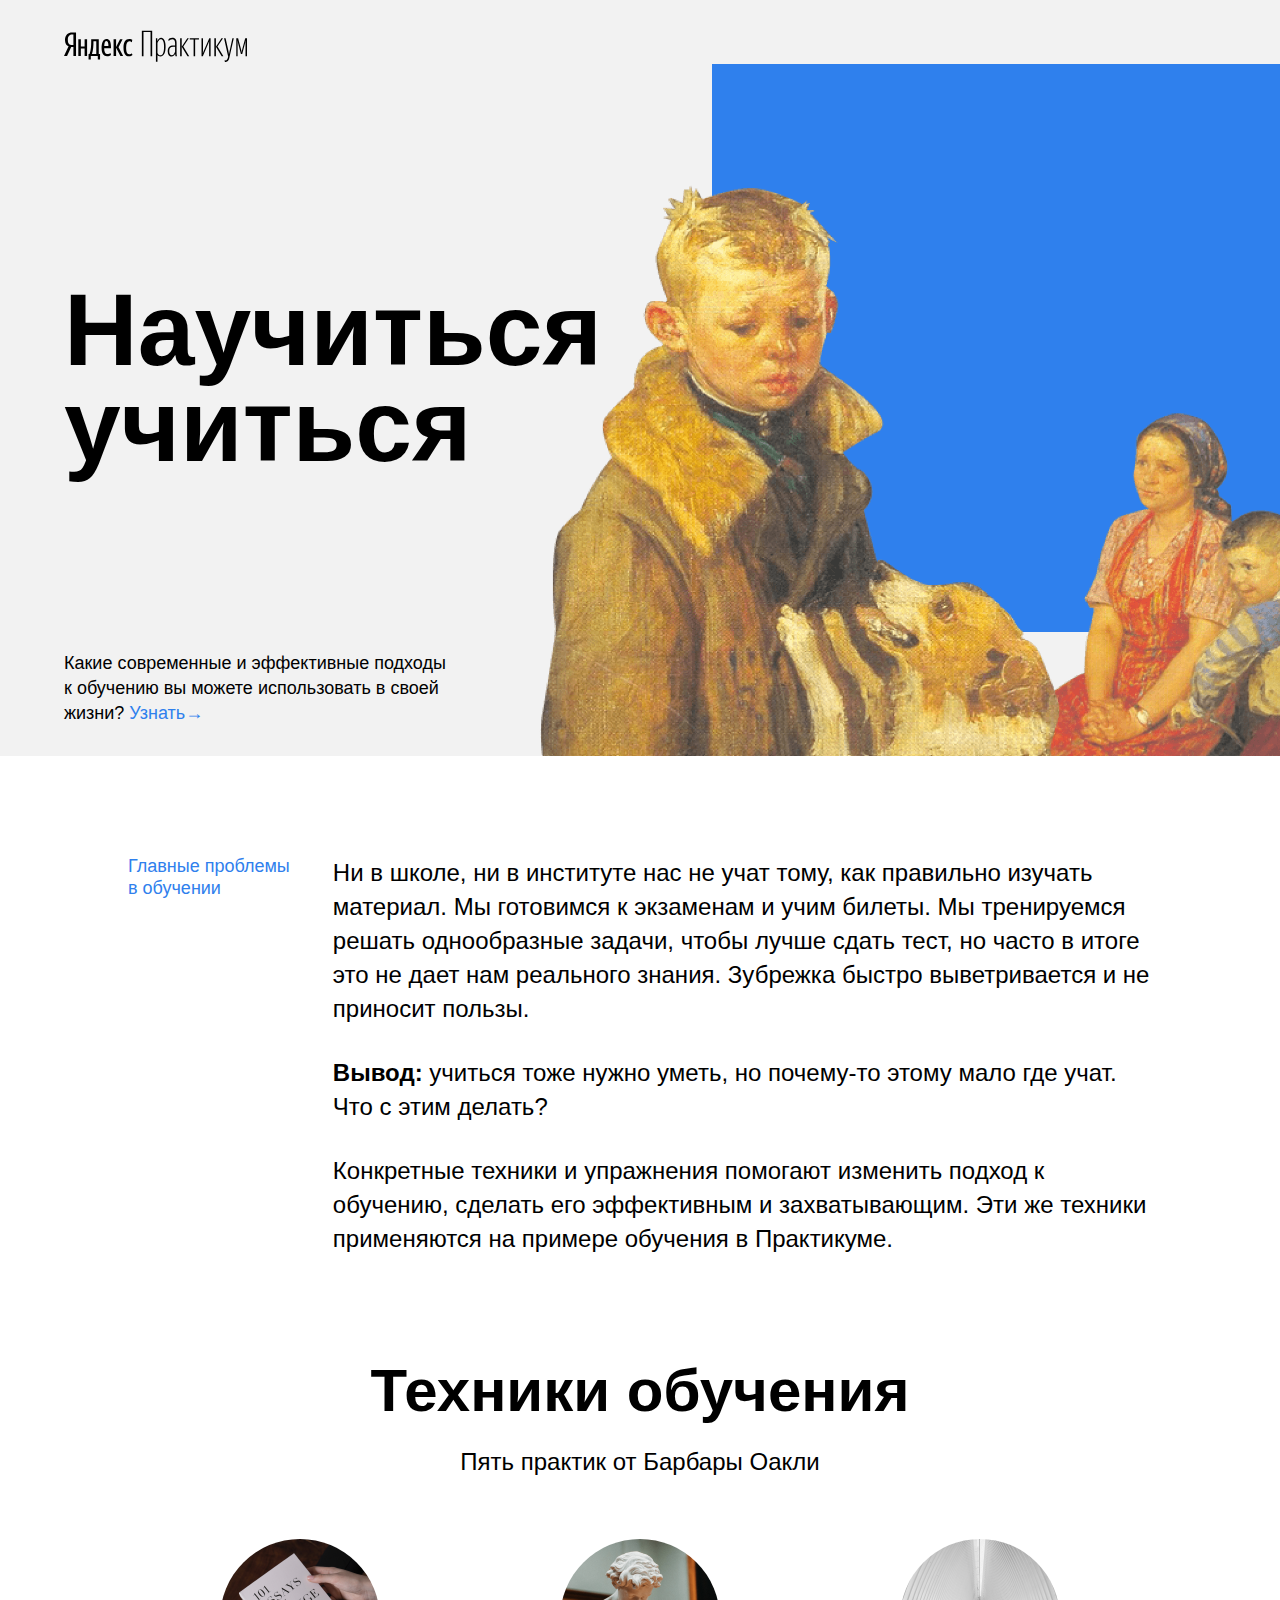
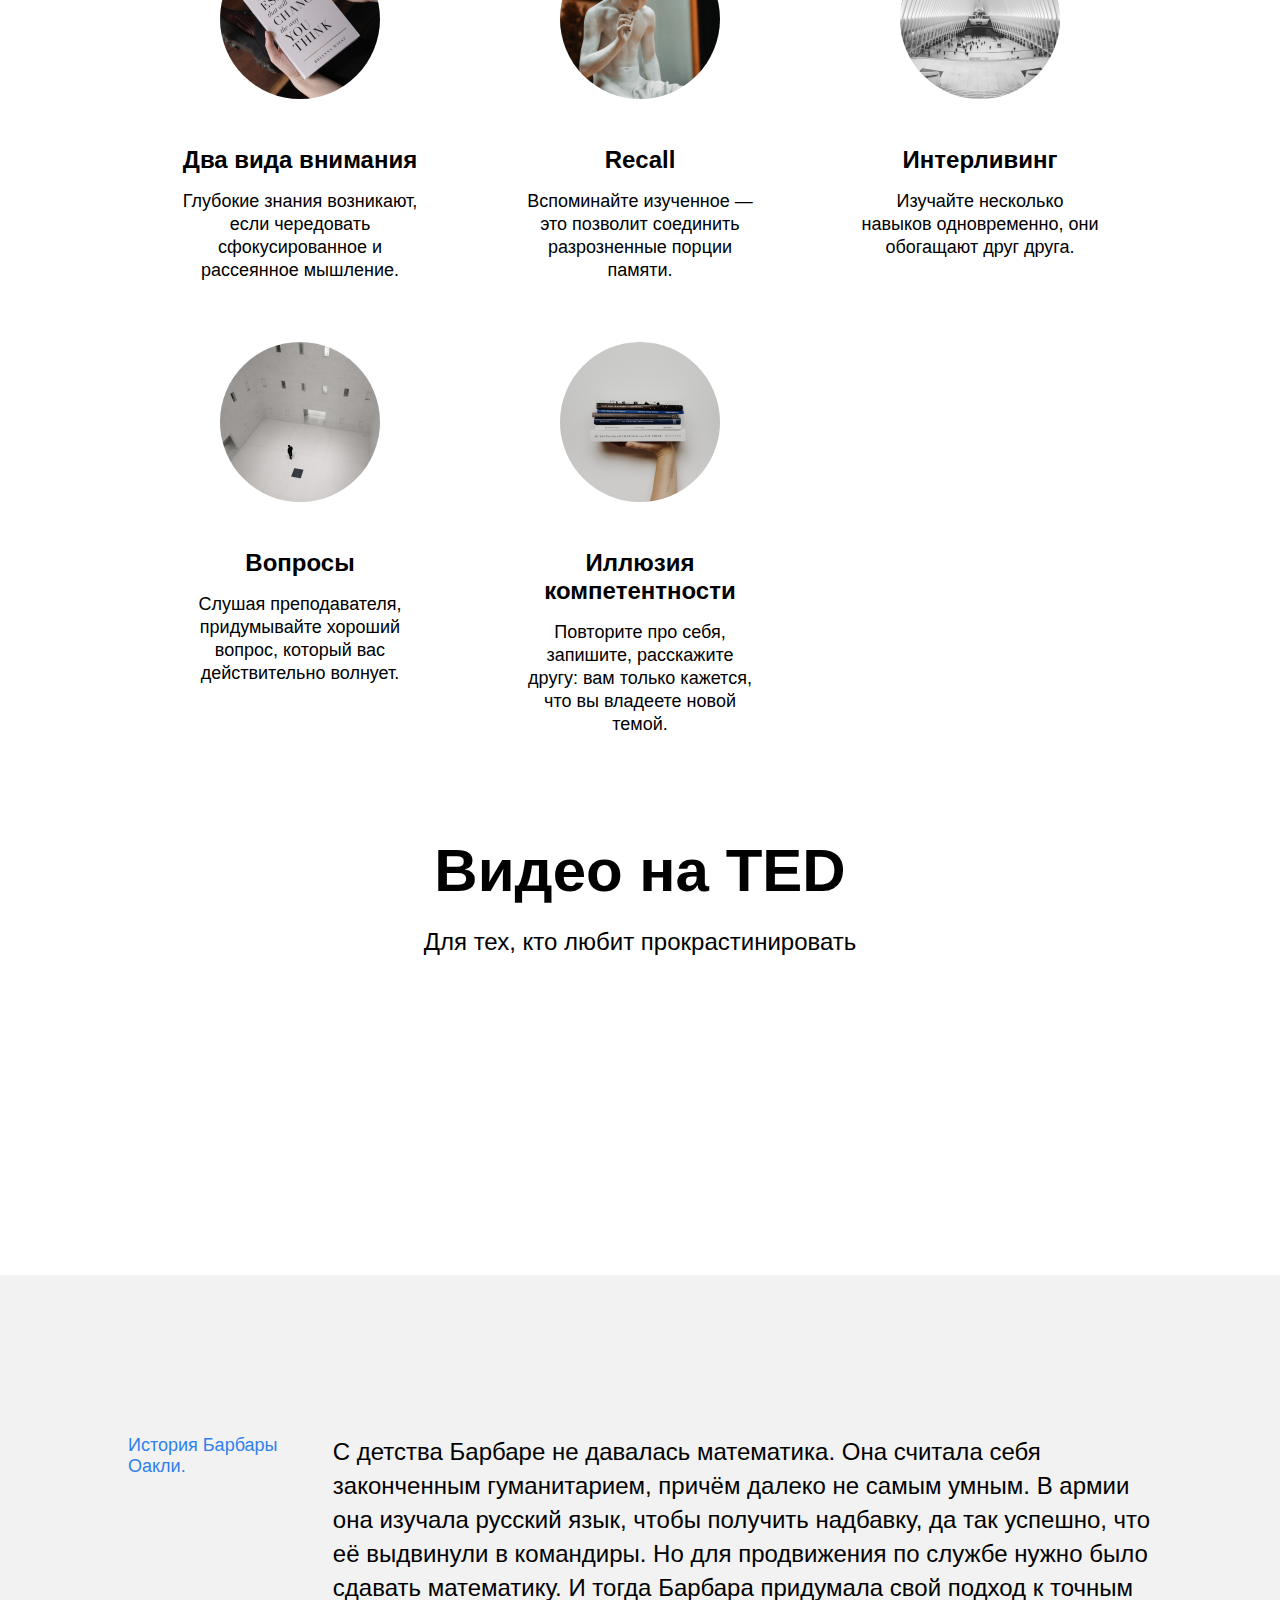
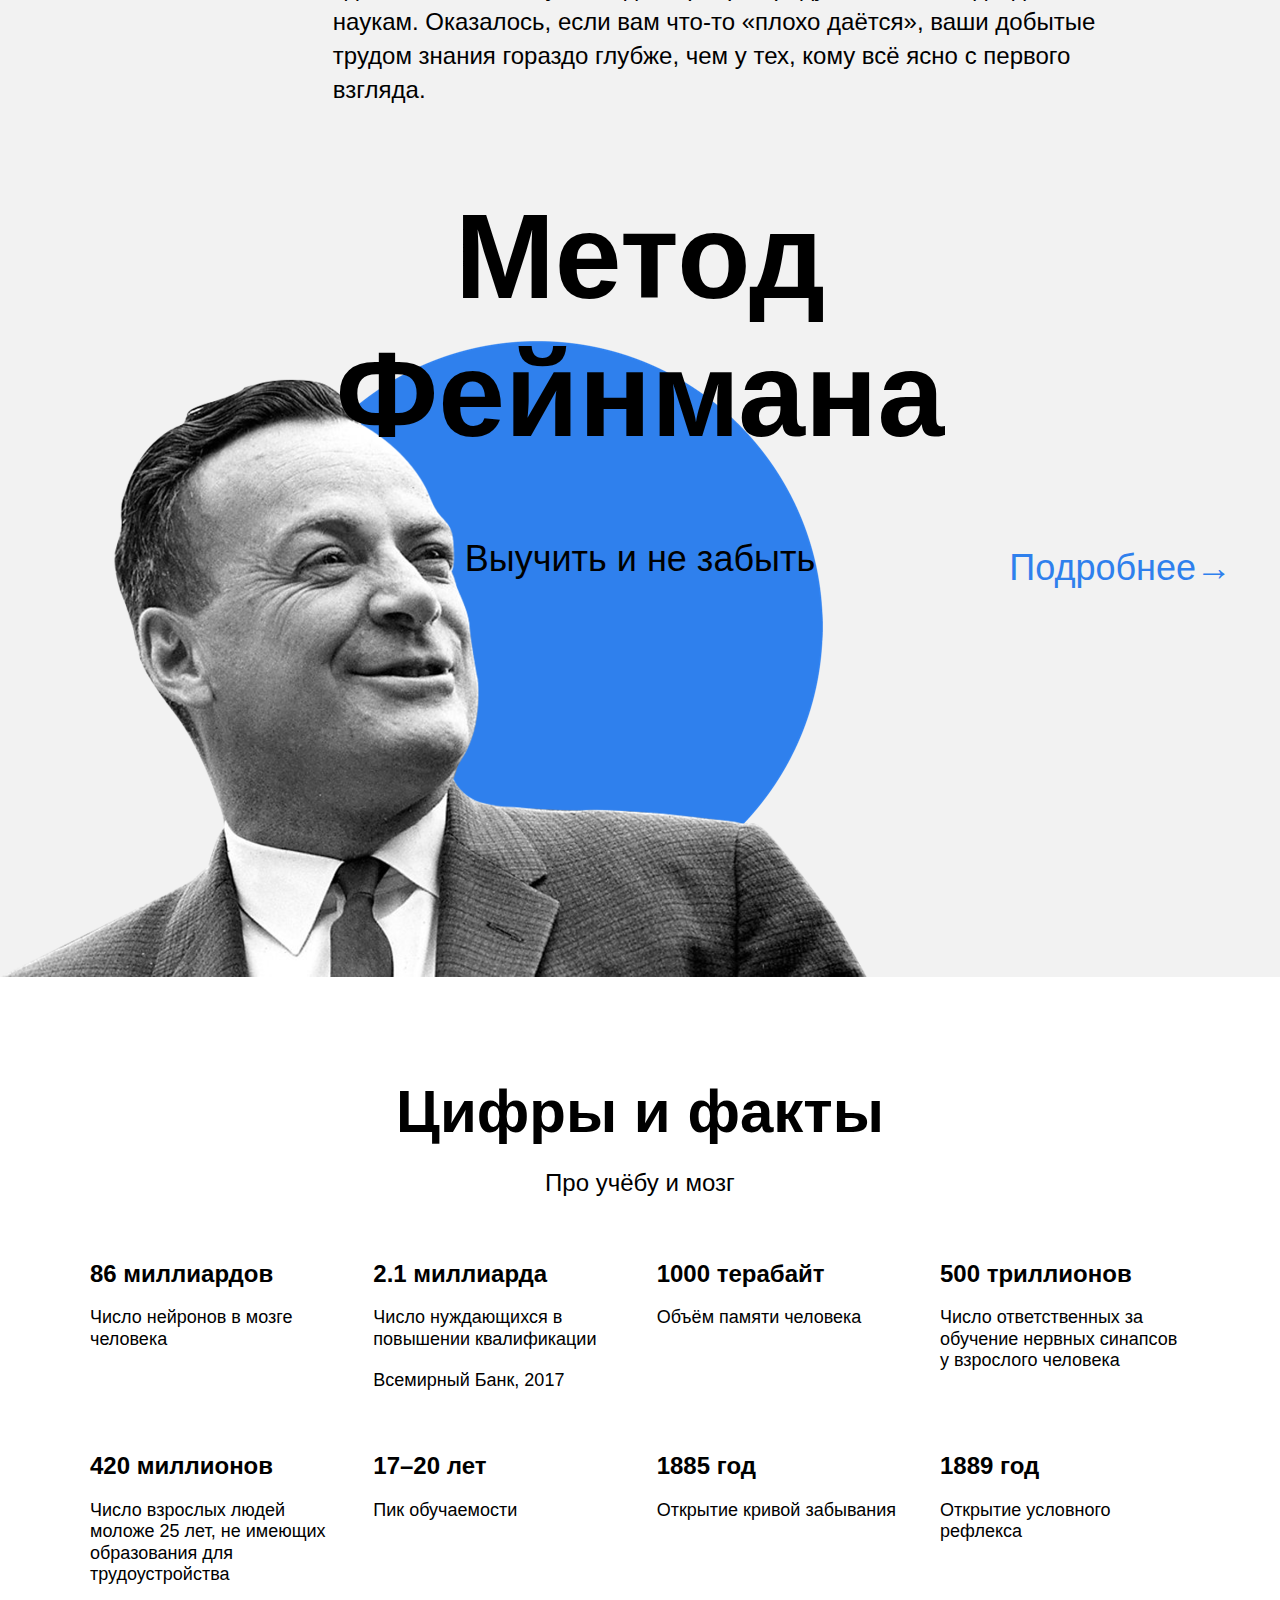
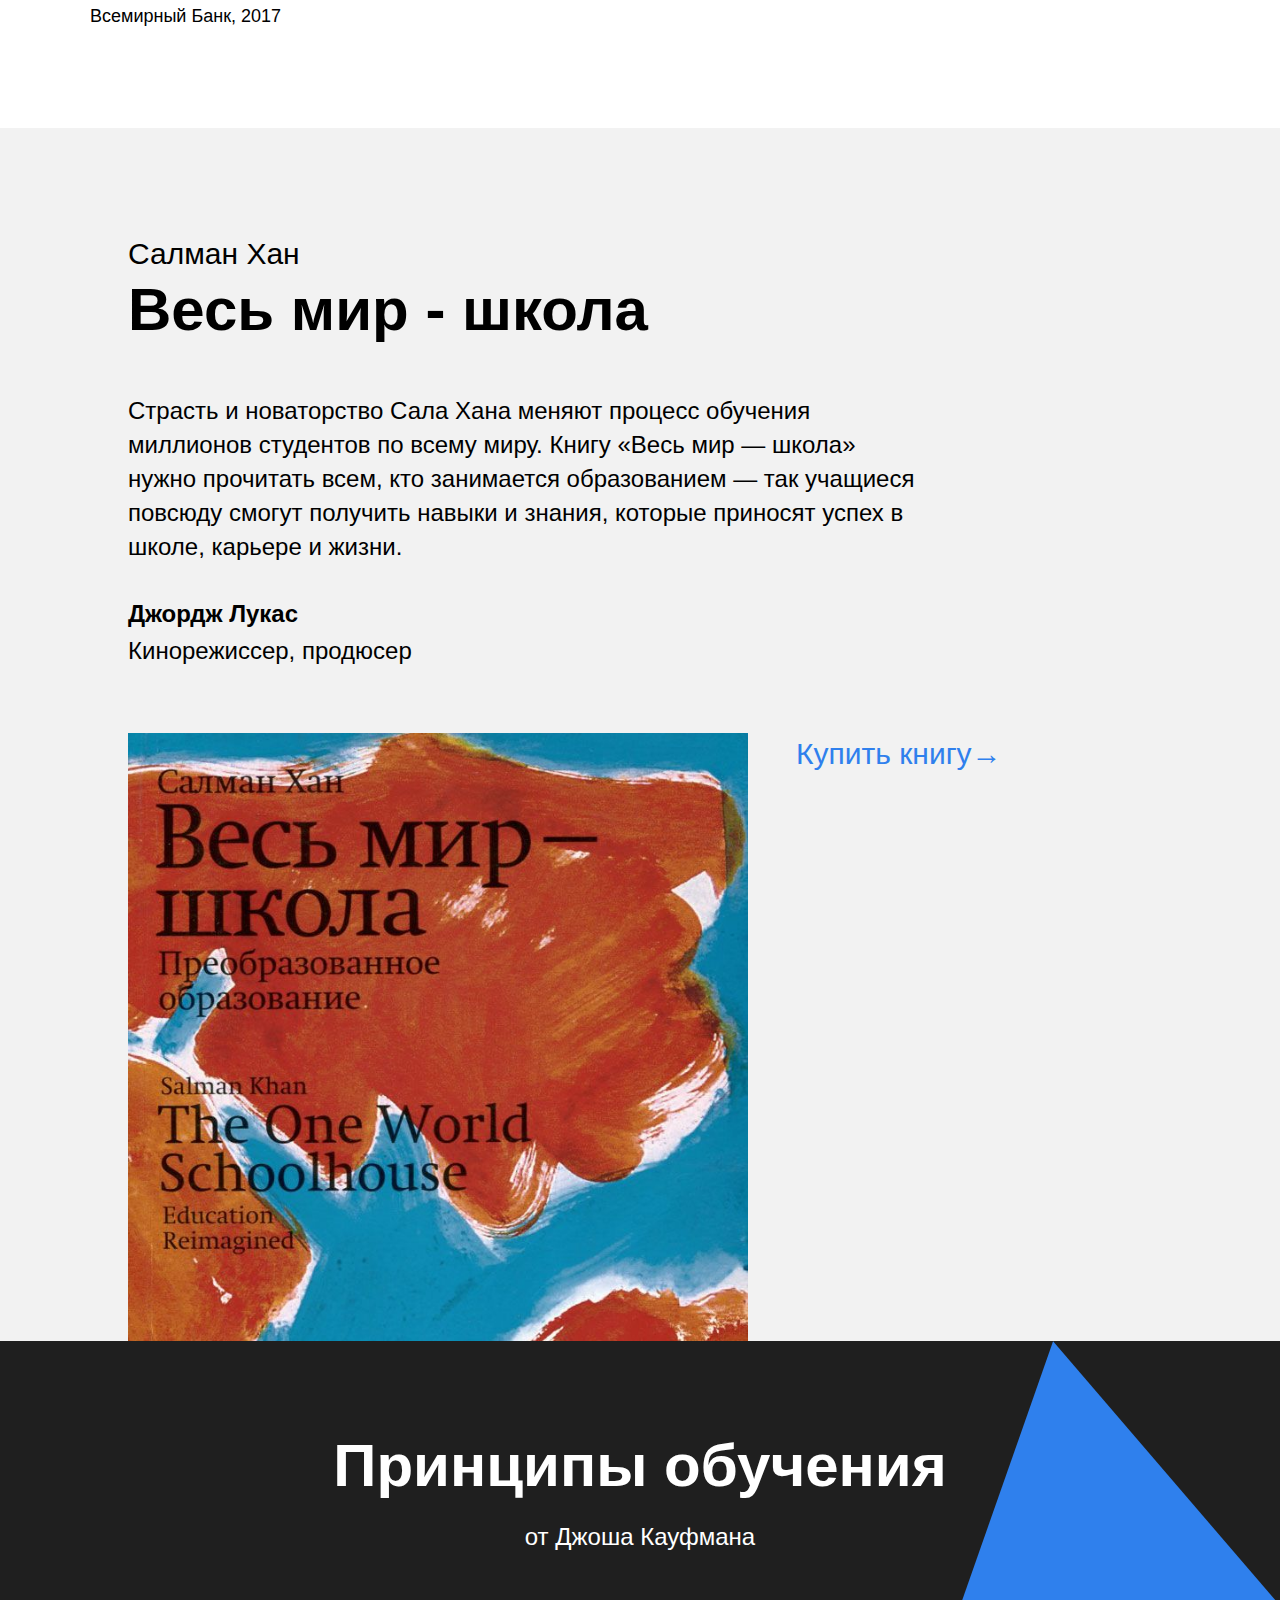
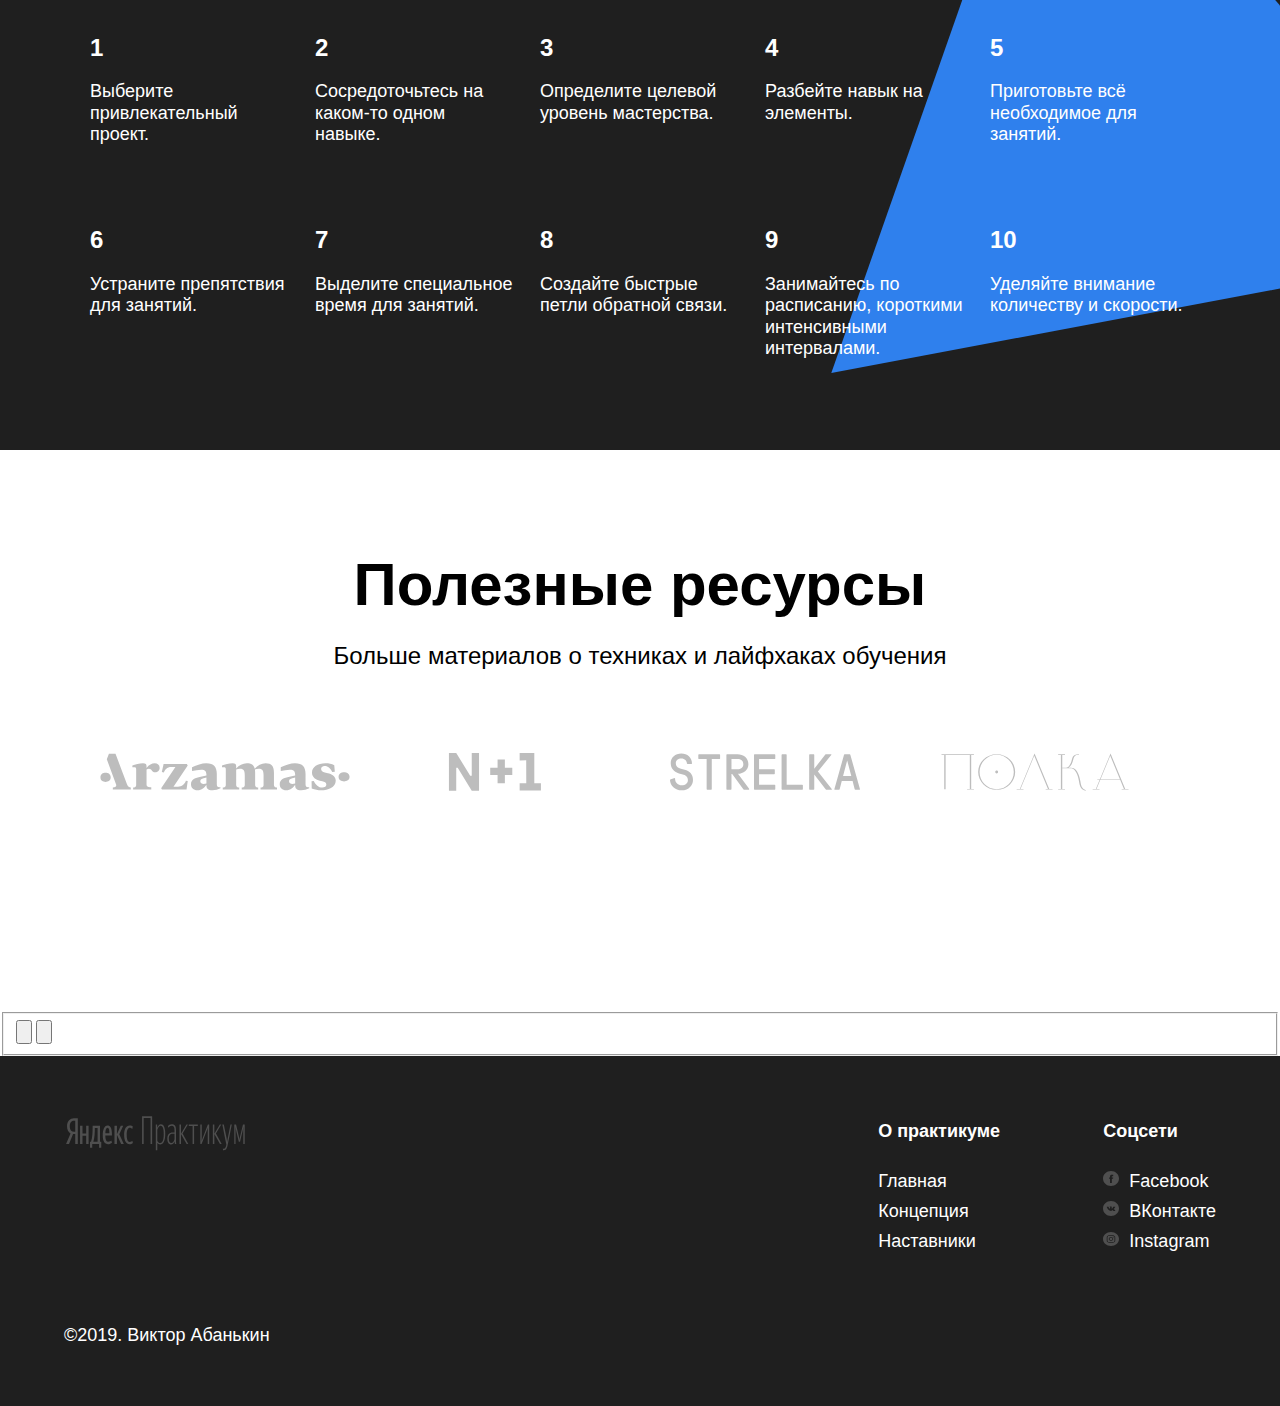
<file: index.html>
<!DOCTYPE html>
<html lang="ru">
  <head>
    <meta charset="UTF-8" />
    <meta name="viewport" content="width=device-width, initial-scale=1.0" />
    <title>Научиться учиться</title>
    <link rel="stylesheet" href="./pages/index.css" />
  </head>
  <body>
    <div class="page">
      <header class="header">
        <img
          src="./images/logo_place_header.svg"
          alt="Логотип Яндекс.Практикум"
          class="logo logo_place_header"
        />
        <h1 class="header__title">Научиться учиться</h1>
        <p class="header__subtitle">
          Какие современные и эффективные подходы к обучению вы можете
          использовать в своей жизни?
          <a href="#" target="_blank" class="header__link link-opacity"
            >Узнать&rarr;</a
          >
        </p>
        <img
          src="./images/header-image.png"
          alt="Фрагмент картины «Опять двойка»"
          class="header__main-illustration"
        />
        <div class="header__square-pic rotation"></div>
      </header>
      <main class="content">
        <section class="description">
          <div class="two-columns">
            <h2 class="two-columns__brief">Главные проблемы в обучении</h2>
            <div class="two-columns__main-text">
              <p class="two-columns__paragraph">
                Ни в школе, ни в институте нас не учат тому, как правильно
                изучать материал. Мы готовимся к экзаменам и учим билеты. Мы
                тренируемся решать однообразные задачи, чтобы лучше сдать тест,
                но часто в итоге это не дает нам реального знания. Зубрежка
                быстро выветривается и не приносит пользы.
              </p>
              <p class="two-columns__paragraph">
                <span class="two-columns__span-accent">Вывод:</span> учиться
                тоже нужно уметь, но почему-то этому мало где учат. Что с этим
                делать?
              </p>
              <p class="two-columns__paragraph">
                Конкретные техники и упражнения помогают изменить подход к
                обучению, сделать его эффективным и захватывающим. Эти же
                техники применяются на примере обучения в Практикуме.
              </p>
            </div>
          </div>
        </section>

        <section class="techniques">
          <h2 class="section-title">Техники обучения</h2>
          <p class="section-subtitle">Пять практик от Барбары Оакли</p>
          <ul class="cards">
            <li class="cards__item">
              <img
                src="./images/cards-attention.png"
                alt="Обложка книги «101 эссе, которые изменят ваше мышление»"
                class="cards__image"
              />
              <h3 class="cards__title">Два вида внимания</h3>
              <p class="cards__description">
                Глубокие знания возникают, если чередовать сфокусированное и
                рассеянное мышление.
              </p>
            </li>
            <li class="cards__item">
              <img
                src="./images/cards-recall.png"
                alt="Скульптура задумчивого мальчика"
                class="cards__image"
              />
              <h3 class="cards__title">Recall</h3>
              <p class="cards__description">
                Вспоминайте изученное — это позволит соединить разрозненные
                порции памяти.
              </p>
            </li>
            <li class="cards__item">
              <img
                src="./images/cards-interliving.png"
                alt="Фотография большого фойе"
                class="cards__image"
              />
              <h3 class="cards__title">Интерливинг</h3>
              <p class="cards__description">
                Изучайте несколько навыков одновременно, они обогащают друг
                друга.
              </p>
            </li>
            <li class="cards__item">
              <img
                src="./images/cards-question.png"
                alt="Изображение большой квадратной комнаты и человека посреди неё"
                class="cards__image"
              />
              <h3 class="cards__title">Вопросы</h3>
              <p class="cards__description">
                Слушая преподавателя, придумывайте хороший вопрос, который вас
                действительно волнует.
              </p>
            </li>
            <li class="cards__item">
              <img
                src="./images/cards-competence.png"
                alt="Рука, рержащая стопку книг"
                class="cards__image"
              />
              <h3 class="cards__title">Иллюзия компетентности</h3>
              <p class="cards__description">
                Повторите про себя, запишите, расскажите другу: вам только
                кажется, что вы владеете новой темой.
              </p>
            </li>
          </ul>
        </section>

        <section class="video">
          <h2 class="section-title">Видео на TED</h2>
          <p class="section-subtitle">Для тех, кто любит прокрастинировать</p>
          <div class="video__iframes">
            <iframe
              src="https://www.youtube.com/embed/5MgBikgcWnY"
              title="YouTube video player"
              allow="accelerometer; autoplay; clipboard-write; encrypted-media; gyroscope; picture-in-picture"
              allowfullscreen
              class="video__iframe"
            ></iframe>
            <iframe
              src="https://www.youtube.com/embed/arj7oStGLkU"
              title="YouTube video player"
              allow="accelerometer; autoplay; clipboard-write; encrypted-media; gyroscope; picture-in-picture"
              allowfullscreen
              class="video__iframe"
            ></iframe>
          </div>
        </section>

        <section class="oakley">
          <div class="two-columns">
            <h2 class="two-columns__brief">История Барбары Оакли.</h2>
            <div class="two-columns__main-text">
              <p class="two-columns__paragraph">
                С детства Барбаре не давалась математика. Она считала себя
                законченным гуманитарием, причём далеко не самым умным. В армии
                она изучала русский язык, чтобы получить надбавку, да так
                успешно, что её выдвинули в командиры. Но для продвижения по
                службе нужно было сдавать математику. И тогда Барбара придумала
                свой подход к точным наукам. Оказалось, если вам что-то «плохо
                даётся», ваши добытые трудом знания гораздо глубже, чем у тех,
                кому всё ясно с первого взгляда.
              </p>
            </div>
          </div>
        </section>

        <section class="feynman">
          <h2 class="feynman__title">Метод Фейнмана</h2>
          <p class="feynman__subtitle">Выучить и не забыть</p>
          <a href="#" target="_blank" class="feynman__link link-opacity"
            >Подробнее&rarr;</a
          >
        </section>

        <section class="digits">
          <h2 class="section-title">Цифры и факты</h2>
          <p class="section-subtitle">Про учёбу и мозг</p>
          <ul class="table">
            <li class="table__cell">
              <h3 class="table__heading">86 миллиардов</h3>
              <p class="table__text">Число нейронов в мозге человека</p>
            </li>
            <li class="table__cell">
              <h3 class="table__heading">2.1 миллиарда</h3>
              <p class="table__text">
                Число нуждающихся в повышении квалификации
              </p>
              <p class="table__text">Всемирный Банк, 2017</p>
            </li>
            <li class="table__cell">
              <h3 class="table__heading">1000 терабайт</h3>
              <p class="table__text">Объём памяти человека</p>
            </li>
            <li class="table__cell">
              <h3 class="table__heading">500 триллионов</h3>
              <p class="table__text">
                Число ответственных за обучение нервных синапсов у взрослого
                человека
              </p>
            </li>
            <li class="table__cell">
              <h3 class="table__heading">420 миллионов</h3>
              <p class="table__text">
                Число взрослых людей моложе 25 лет, не имеющих образования для
                трудоустройства
              </p>
              <p class="table__text">Всемирный Банк, 2017</p>
            </li>
            <li class="table__cell">
              <h3 class="table__heading">17–20 лет</h3>
              <p class="table__text">Пик обучаемости</p>
            </li>
            <li class="table__cell">
              <h3 class="table__heading">1885 год</h3>
              <p class="table__text">Открытие кривой забывания</p>
            </li>
            <li class="table__cell">
              <h3 class="table__heading">1889 год</h3>
              <p class="table__text">Открытие условного рефлекса</p>
            </li>
          </ul>
        </section>

        <section class="khan">
          <div class="khan__container">
            <p class="khan__author">Салман Хан</p>
            <h2 class="khan__title">Весь мир - школа</h2>
            <blockquote class="khan__quote">
              Страсть и новаторство Сала Хана меняют процесс обучения миллионов
              студентов по всему миру. Книгу «Весь мир — школа» нужно прочитать
              всем, кто занимается образованием — так учащиеся повсюду смогут
              получить навыки и знания, которые приносят успех в школе, карьере
              и жизни.
            </blockquote>
            <p class="khan__quote-author">Джордж Лукас</p>
            <p class="khan__quote-author-subline">Кинорежиссер, продюсер</p>
            <div class="khan__book-container">
              <img
                src="./images/khan-book.jpg"
                alt="Обложка гниги «Весь мир школа»"
                class="khan__book-pic"
              />
              <a href="#" class="khan__buy-link link-opacity"
                >Купить книгу&rarr;</a
              >
            </div>
          </div>
        </section>

        <section class="kaufman">
          <h2 class="section-title section-title_theme_dark">
            Принципы обучения
          </h2>
          <p class="section-subtitle section-subtitle_theme_dark">
            от Джоша Кауфмана
          </p>
          <ul class="table table_theme_dark">
            <li class="table__cell table__cell_theme_dark">
              <h3 class="table__heading">1</h3>
              <p class="table__text">Выберите привлекательный проект.</p>
            </li>
            <li class="table__cell table__cell_theme_dark">
              <h3 class="table__heading">2</h3>
              <p class="table__text">
                Сосредоточьтесь на каком-то одном навыке.
              </p>
            </li>
            <li class="table__cell table__cell_theme_dark">
              <h3 class="table__heading">3</h3>
              <p class="table__text">Определите целевой уровень мастерства.</p>
            </li>
            <li class="table__cell table__cell_theme_dark">
              <h3 class="table__heading">4</h3>
              <p class="table__text">Разбейте навык на элементы.</p>
            </li>
            <li class="table__cell table__cell_theme_dark">
              <h3 class="table__heading">5</h3>
              <p class="table__text">
                Приготовьте всё необходимое для занятий.
              </p>
            </li>
            <li class="table__cell table__cell_theme_dark">
              <h3 class="table__heading">6</h3>
              <p class="table__text">Устраните препятствия для занятий.</p>
            </li>
            <li class="table__cell table__cell_theme_dark">
              <h3 class="table__heading">7</h3>
              <p class="table__text">Выделите специальное время для занятий.</p>
            </li>
            <li class="table__cell table__cell_theme_dark">
              <h3 class="table__heading">8</h3>
              <p class="table__text">Создайте быстрые петли обратной связи.</p>
            </li>
            <li class="table__cell table__cell_theme_dark">
              <h3 class="table__heading">9</h3>
              <p class="table__text">
                Занимайтесь по расписанию, короткими интенсивными интервалами.
              </p>
            </li>
            <li class="table__cell table__cell_theme_dark">
              <h3 class="table__heading">10</h3>
              <p class="table__text">
                Уделяйте внимание количеству и скорости.
              </p>
            </li>
          </ul>
          <div class="kaufman__triangle rotation"></div>
        </section>

        <section class="resources">
          <h2 class="section-title">Полезные ресурсы</h2>
          <p class="section-subtitle">
            Больше материалов о техниках и лайфхаках обучения
          </p>
          <ul class="resources__logo-zone">
            <li>
              <a href="https://arzamas.academy/">
                <img
                  src="./images/logo/resources-arzamas.svg"
                  alt="Логотип интернет-издания «Arzamas»"
                  class="resources__logo"
                />
              </a>
            </li>
            <li>
              <a href="https://nplus1.ru/">
                <img
                  src="./images/logo/resources-n1.svg"
                  alt="Логотип интернет-издания «N+1»"
                  class="resources__logo"
                />
              </a>
            </li>
            <li>
              <a href="https://strelka.com/">
                <img
                  src="./images/logo/resources-strelka.svg"
                  alt="Логотип института медиа, архитектуры и дизайна «Стрелка»"
                  class="resources__logo"
                />
              </a>
            </li>
            <li>
              <a href="https://strelka.com/">
                <img
                  src="./images/logo/resources-polka.svg"
                  alt="Логотип образовательный проект о самых важных произведениях русской литературы «Полка»"
                  class="resources__logo"
                />
              </a>
            </li>
          </ul>
          <!-- <div class="resources__logo-zone">
            <a href="https://arzamas.academy/">
              <img
                src="./images/logo/resources-arzamas.svg"
                alt="Логотип интернет-издания «Arzamas»"
                class="resources__logo"
              />
            </a>

            <a href="https://nplus1.ru/">
              <img
                src="./images/logo/resources-n1.svg"
                alt="Логотип интернет-издания «N+1»"
                class="resources__logo"
              />
            </a>

            <a href="https://strelka.com/">
              <img
                src="./images/logo/resources-strelka.svg"
                alt="Логотип института медиа, архитектуры и дизайна «Стрелка»"
                class="resources__logo"
              />
            </a>

            <a href="https://strelka.com/">
              <img
                src="./images/logo/resources-polka.svg"
                alt="Логотип образовательный проект о самых важных произведениях русской литературы «Полка»"
                class="resources__logo"
              />
            </a>
          </div> -->
        </section>
        <section class="form">
          <div class="form-container">
            <form action="" class="form__main-container"></form>
            <fieldset class="form__handlers">
              <input type="submit" value="" class="form__button" />
              <input type="submit" value="" />
            </fieldset>
          </div>
        </section>
      </main>
      <footer class="footer">
        <div class="footer__columns">
          <div class="footer__column footer__column_content_copyright">
            <img
              src="./images/logo_place_footer.svg"
              alt="Логотип Яндекс.Практикум"
              class="logo logo_place_footer"
            />
            <p class="footer__author">&copy;2019. Виктор Абанькин</p>
          </div>
          <div class="footer__column footer__column_content_info">
            <h2 class="footer__column-heading">О практикуме</h2>
            <nav class="footer__column-links">
              <a
                href="#"
                target="_blank"
                class="footer__column-link link-opacity"
                >Главная</a
              >
              <a
                href="#"
                target="_blank"
                class="footer__column-link link-opacity"
                >Концепция</a
              >
              <a
                href="#"
                target="_blank"
                class="footer__column-link link-opacity"
                >Наставники</a
              >
            </nav>
          </div>
          <div class="footer__column footer__column_content_social">
            <h2 class="footer__column-heading">Соцсети</h2>
            <nav class="footer__column-links">
              <a
                href="#"
                target="_blank"
                class="footer__column-link link-opacity"
              >
                <img
                  src="./images/facebook_color_white.svg"
                  alt="Иконка Facebook"
                  class="footer__social-icon"
                />Facebook</a
              >
              <a
                href="#"
                target="_blank"
                class="footer__column-link link-opacity"
                ><img
                  src="./images/vk_color_white.svg"
                  alt="Иконка ВКонтакте"
                  class="footer__social-icon"
                />ВКонтакте</a
              >
              <a
                href="#"
                target="_blank"
                class="footer__column-link link-opacity"
                ><img
                  src="./images/instagram_color_white.svg"
                  alt="Иконка Instagram"
                  class="footer__social-icon"
                />Instagram</a
              >
            </nav>
          </div>
        </div>
      </footer>
    </div>
  </body>
</html>
</file>
<file: pages/index.css>
@import url("../vendor/normalize.css");
@import url("../blocks/page/page.css");
@import url("../blocks/link-opacity/link-opacity.css");
@import url("../blocks/rotation/rotation.css");

@import url("../blocks/header/header.css");
@import url("../blocks/header/__title/header__title.css");
@import url("../blocks/header/__subtitle/header__subtitle.css");
@import url("../blocks/header/__link/header__link.css");
@import url("../blocks/header/__main-illustration/header__main-illustration.css");
@import url("../blocks/header/__square-pic/header__square-pic.css");

@import url("../blocks/logo/logo.css");
@import url("../blocks/logo/_place/logo_place_header.css");
@import url("../blocks/logo/_place/logo_place_footer.css");

@import url("../blocks/content/content.css");

@import url("../blocks/description/description.css");
@import url("../blocks/two-columns/two-columns.css");
@import url("../blocks/two-columns/__brief/two-columns__brief.css");
@import url("../blocks/two-columns/__main-text/two-columns__main-text.css");
@import url("../blocks/two-columns/__paragraph/two-columns__paragraph.css");
@import url("../blocks/two-columns/__span-accent/two-columns__span-accent.css");

@import url("../blocks/techniques/techniques.css");
@import url("../blocks/cards/cards.css");
@import url("../blocks/cards/__item/cards__item.css");
@import url("../blocks/cards/__image/cards__image.css");
@import url("../blocks/cards/__title/cards__title.css");
@import url("../blocks/cards/__description/cards__description.css");

@import url("../blocks/video/video.css");
@import url("../blocks/video/__iframes/video__iframes.css");
@import url("../blocks/video/__iframe/video__iframe.css");

@import url("../blocks/oakley/oakley.css");

@import url("../blocks/feyman/feynman.css");
@import url("../blocks/feyman/__title/feynman__title.css");
@import url("../blocks/feyman/__subtitle/feynman__subtitle.css");
@import url("../blocks/feyman/__link/feynman__link.css");

@import url("../blocks/digits/digits.css");

@import url("../blocks/section-title/section-title.css");
@import url("../blocks/section-subtitle/section-subtitle.css");

@import url("../blocks/table/table.css");
@import url("../blocks/table/__cell/table__cell.css");
@import url("../blocks/table/__heading/table__heading.css");
@import url("../blocks/table/__text/table__text.css");

@import url("../blocks/khan/khan.css");
@import url("../blocks/khan/__container/khan__container.css");
@import url("../blocks/khan/__author/khan__author.css");
@import url("../blocks/khan/__title/khan__title.css");
@import url("../blocks/khan/__quote/khan__quote.css");
@import url("../blocks/khan/__quote-author/khan__quote-author.css");
@import url("../blocks/khan/__quote-author-subline/khan__quote-author-subline.css");
@import url("../blocks/khan/__book-container/khan__book-container.css");
@import url("../blocks/khan/__book-pic/khan__book-pic.css");
@import url("../blocks/khan/__buy-link/khan__buy-link.css");

@import url("../blocks/kaufman/kaufman.css");
@import url("../blocks/section-title/_theme/section-title_theme_dark.css");
@import url("../blocks/section-subtitle/_theme/section-subtitle_theme_dark.css");
@import url("../blocks/kaufman/__triangle/kaufman__triangle.css");

@import url("../blocks/table/_theme/table_theme_dark.css");
@import url("../blocks/table/__cell/_theme/table__cell_theme_dark.css");

@import url("../blocks/resources/resources.css");
@import url("../blocks/resources/__logo-zone/resources__logo-zone.css");
@import url("../blocks/resources/__logo/resources__logo.css");

@import url("../blocks/footer/footer.css");
@import url("../blocks/footer/__columns/footer__columns.css");
@import url("../blocks/footer/__column/_content/footer__column_content_copyright.css");
@import url("../blocks/footer/__author/footer__author.css");
@import url("../blocks/footer/__column-heading/footer__column-heading.css");
@import url("../blocks/footer/__column-links/footer__column-links.css");
@import url("../blocks/footer/__column-link/footer__column-link.css");
@import url("../blocks/footer/__social-icon/footer__social-icon.css");
</file>
